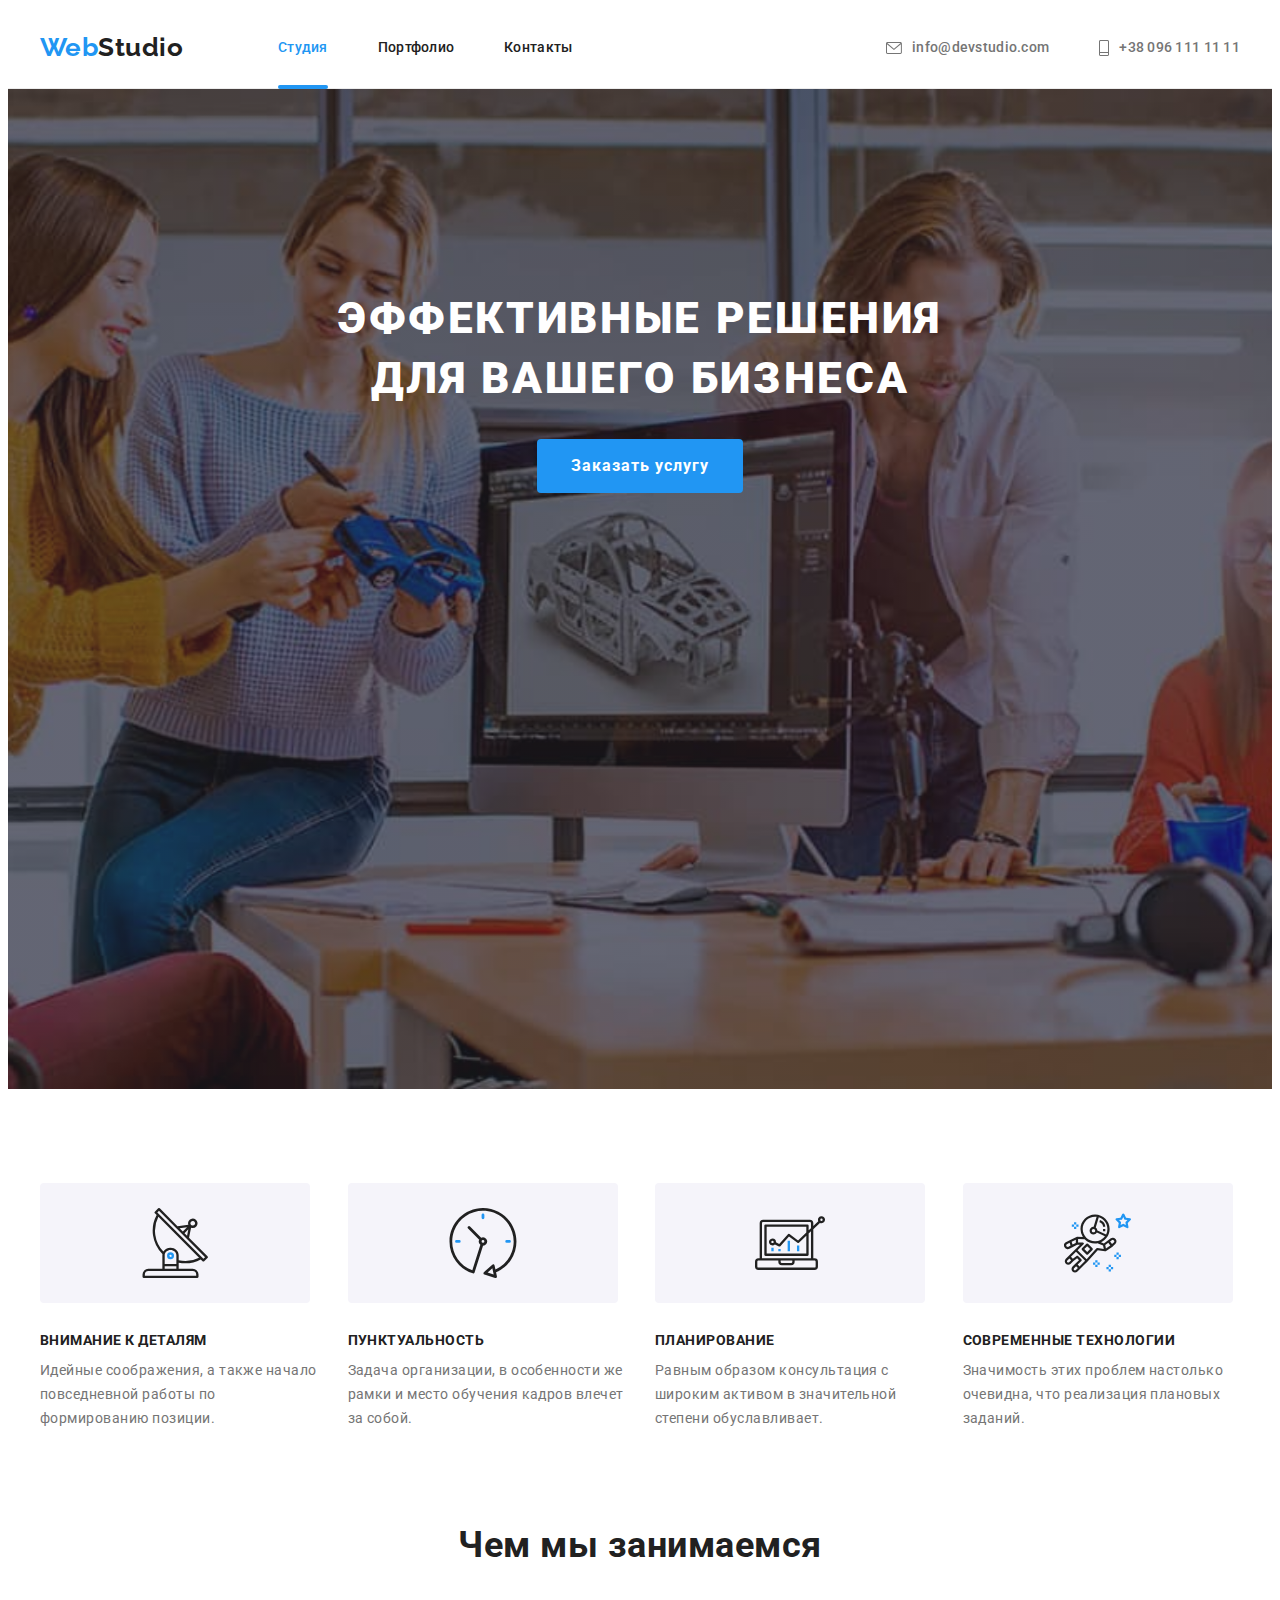
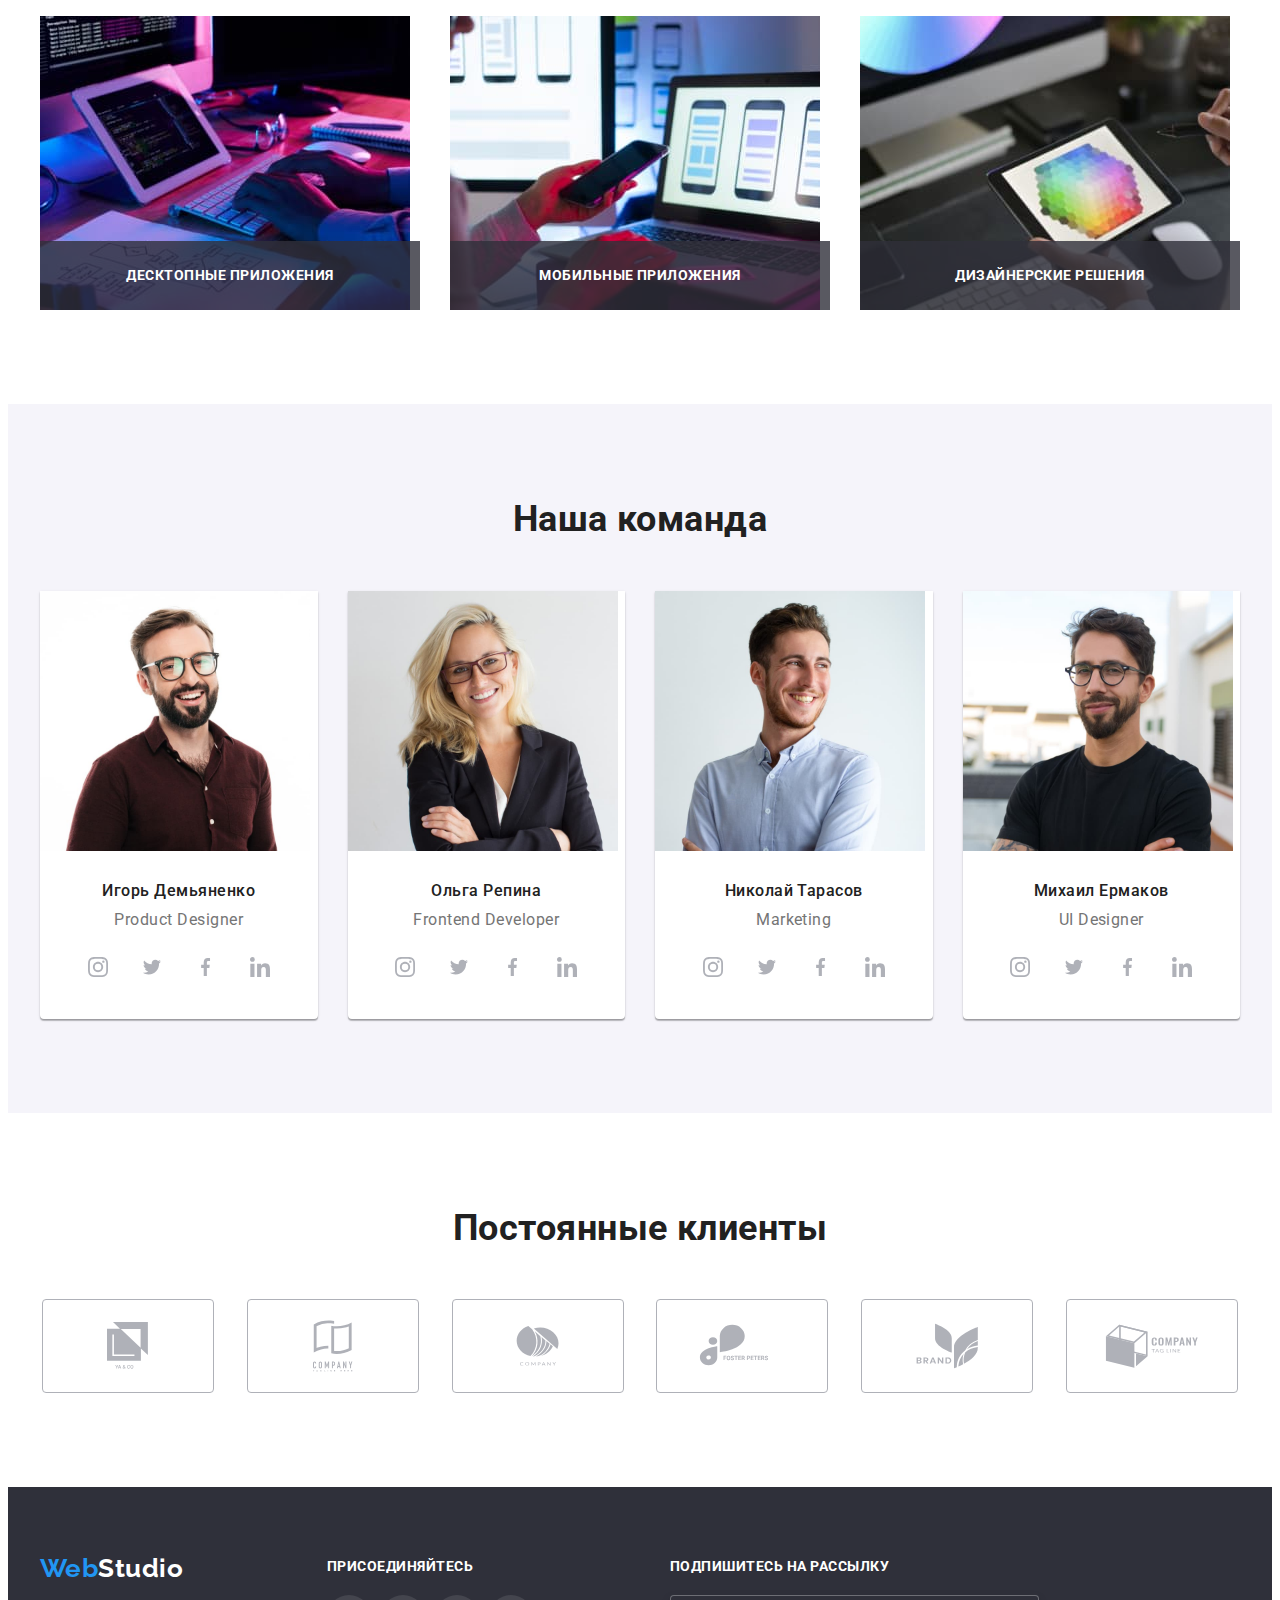
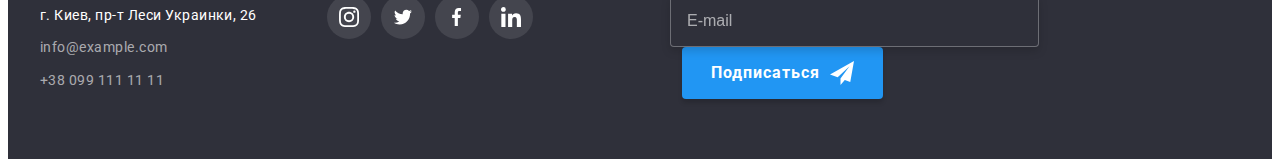
<file: index.html>
<!DOCTYPE html>
<html lang="ru">
  <head>
    <meta charset="UTF-8" />
    <meta http-equiv="X-UA-Compatible" content="IE=edge" />
    <meta name="viewport" content="width=device-width, initial-scale=1.0" />
    <title>Студия</title>
    <link
      href="https://fonts.googleapis.com/css2?family=Raleway:wght@700&family=Roboto:wght@400;500;700;900&display=swap"
      rel="stylesheet"
    />
    <link
      rel="stylesheet"
      href="https://cdnjs.cloudflare.com/ajax/libs/modern-normalize/1.1.0/modern-normalize.min.css"
      integrity="sha512-wpPYUAdjBVSE4KJnH1VR1HeZfpl1ub8YT/NKx4PuQ5NmX2tKuGu6U/JRp5y+Y8XG2tV+wKQpNHVUX03MfMFn9Q=="
      crossorigin="anonymous"
      referrerpolicy="no-referrer"
    />
    <link rel="stylesheet" href="./css/styles.css" />
  </head>
  <body>
    <!--Шапка-->
    <header class="hat">
      <div class="container flex">
        <nav class="flex">
          <a class="hat-logo flex" href="./index.html"><span class="half">Web</span>Studio</a>
          <ul class="hat-list common">
            <li class="item">
              <a class="hat-link current" href="./index.html">Студия</a>
            </li>
            <li class="item">
              <a class="hat-link" href="./portfolio.html">Портфолио</a>
            </li>
            <li class="item">
              <a class="hat-link" href="">Контакты</a>
            </li>
          </ul>
        </nav>

        <ul class="hat-list common info">
          <li class="item">
            <a class="hat-contact" href="mailto:info@devstudio.com">
              <svg class="icon-mail" width="16px" height="12px">
                <use href="./images/sprite.svg#icon-mail"></use>
              </svg>
              info@devstudio.com
            </a>
          </li>
          <li class="item">
            <a class="hat-contact" href="tel:+380961111111">
              <svg class="icon-phone" width="10" height="16px">
                <use href="./images/sprite.svg#icon-phone"></use>
              </svg>
              +38 096 111 11 11
            </a>
          </li>
        </ul>
      </div>
    </header>

    <main>
      <!--Герой-->
      <section class="hiro">
        <h1 class="hiro-title">Эффективные решения для вашего бизнеса</h1>
        <button class="hiro-button" data-modal-open type="button">Заказать услугу</button>
      </section>

      <!--Секция преимуществ-->

      <section class="advantage">
        <div class="container">
          <h2 class="visually-hidden">Наши преимущества</h2>

          <ul class="advantage-list common">
            <li class="subtitle">
              <div class="common advantage-icon">
                <svg width="66px" height="70px">
                  <use class="antenna" href="./images/sprite.svg#icon-antenna"></use>
                </svg>
              </div>
              <h3 class="title">Внимание к деталям</h3>

              <p class="advantage-text">
                Идейные соображения, а также начало повседневной работы по формированию позиции.
              </p>
            </li>
            <li class="subtitle">
              <div class="common advantage-icon">
                <svg width="70px" height="70px">
                  <use class="clock" href="./images/sprite.svg#icon-clock"></use>
                </svg>
              </div>
              <h3 class="title">Пунктуальность</h3>

              <p class="advantage-text">
                Задача организации, в особенности же рамки и место обучения кадров влечет за собой.
              </p>
            </li>
            <li class="subtitle">
              <div class="common advantage-icon">
                <svg width="70px" height="70px">
                  <use class="computer" href="./images/sprite.svg#icon-computer"></use>
                </svg>
              </div>
              <h3 class="title">Планирование</h3>

              <p class="advantage-text">
                Равным образом консультация с широким активом в значительной степени обуславливает.
              </p>
            </li>
            <li class="subtitle">
              <div class="common advantage-icon">
                <svg width="67px" height="70px">
                  <use class="clock" href="./images/sprite.svg#icon-man"></use>
                </svg>
              </div>
              <h3 class="title">Современные технологии</h3>

              <p class="advantage-text">
                Значимость этих проблем настолько очевидна, что реализация плановых заданий.
              </p>
            </li>
          </ul>
        </div>
      </section>

      <!--примеры-->

      <section class="examples">
        <div class="container">
          <h2 class="examples-title">Чем мы занимаемся</h2>
          <ul class="examples-list common">
            <li class="subtitle">
              <a href=""
                ><div class="examples-posision">
                  <img src="./images/img.jpg" width="370" alt="написание программы" />
                  <p class="examples-text">Десктопные приложения</p>
                </div></a
              >
            </li>
            <li class="subtitle">
              <a href=""
                ><div class="examples-posision">
                  <img
                    src="./images/imgg.jpg"
                    width="370"
                    alt="изображение макетов телефонов на ноутбуке"
                  />
                  <p class="examples-text">Мобильные приложения</p>
                </div></a
              >
            </li>
            <li class="subtitle">
              <a href=""
                ><div class="examples-posision">
                  <img
                    src="./images/imggg.jpg"
                    width="370"
                    alt="выбор цветовой гаммы на планшете"
                  />
                  <p class="examples-text">Дизайнерские решения</p>
                </div></a
              >
            </li>
          </ul>
        </div>
      </section>

      <!--Секция о нашей команде-->
      <section class="ourteam">
        <div class="container">
          <h2 class="ourteam-title">Наша команда</h2>
          <ul class="ourteam-list common">
            <li class="ourteam-item">
              <a href=""><img src="./images/nf.jpg" width="270" alt="Игорь Демьяненко" /></a>
              <div class="carts">
                <h3 class="title">Игорь Демьяненко</h3>
                <p class="text">Product Designer</p>
                <ul class="ourteam-icon common">
                  <li class="icon-list common">
                    <a class="icon-link common" href=""
                      ><svg class="icon-svg" width="20px" height="20px">
                        <use href="./images/sprite.svg#icon-instagram"></use></svg
                    ></a>
                  </li>
                  <li class="icon-list common">
                    <a class="icon-link common" href=""
                      ><svg class="icon-svg" width="20px" height="16.25px">
                        <use href="./images/sprite.svg#icon-twitter"></use></svg
                    ></a>
                  </li>
                  <li class="icon-list common">
                    <a class="icon-link common" href=""
                      ><svg class="icon-svg" width="10px" height="20px">
                        <use href="./images/sprite.svg#icon-facebook"></use></svg
                    ></a>
                  </li>
                  <li class="icon-list common">
                    <a class="icon-link common" href=""
                      ><svg class="icon-svg" width="20px" height="20px">
                        <use href="./images/sprite.svg#icon-linkedin"></use></svg
                    ></a>
                  </li>
                </ul>
              </div>
            </li>

            <li class="ourteam-item">
              <a href=""><img src="./images/no.jpg" width="270" alt="Ольга Репина" /></a>
              <div class="carts">
                <h3 class="title">Ольга Репина</h3>
                <p class="text">Frontend Developer</p>
                <ul class="ourteam-icon common">
                  <li class="icon-list common">
                    <a class="icon-link common" href=""
                      ><svg class="icon-svg" width="20px" height="20px">
                        <use href="./images/sprite.svg#icon-instagram"></use></svg
                    ></a>
                  </li>
                  <li class="icon-list common">
                    <a class="icon-link common" href=""
                      ><svg class="icon-svg" width="20px" height="16.25px">
                        <use href="./images/sprite.svg#icon-twitter"></use></svg
                    ></a>
                  </li>
                  <li class="icon-list common">
                    <a class="icon-link common" href=""
                      ><svg class="icon-svg" width="10px" height="20px">
                        <use href="./images/sprite.svg#icon-facebook"></use></svg
                    ></a>
                  </li>
                  <li class="icon-list common">
                    <a class="icon-link common" href=""
                      ><svg class="icon-svg" width="20px" height="20px">
                        <use href="./images/sprite.svg#icon-linkedin"></use></svg
                    ></a>
                  </li>
                </ul>
              </div>
            </li>

            <li class="ourteam-item">
              <a href=""><img src="./images/nt.jpg" width="270" alt="Николай Тарасов" /></a>
              <div class="carts">
                <h3 class="title">Николай Тарасов</h3>
                <p class="text">Marketing</p>
                <ul class="ourteam-icon common">
                  <li class="icon-list common">
                    <a class="icon-link common" href=""
                      ><svg class="icon-svg" width="20px" height="20px">
                        <use href="./images/sprite.svg#icon-instagram"></use></svg
                    ></a>
                  </li>
                  <li class="icon-list common">
                    <a class="icon-link common" href=""
                      ><svg class="icon-svg" width="20px" height="16.25px">
                        <use href="./images/sprite.svg#icon-twitter"></use></svg
                    ></a>
                  </li>
                  <li class="icon-list common">
                    <a class="icon-link common" href=""
                      ><svg class="icon-svg" width="10px" height="20px">
                        <use href="./images/sprite.svg#icon-facebook"></use></svg
                    ></a>
                  </li>
                  <li class="icon-list common">
                    <a class="icon-link common" href=""
                      ><svg class="icon-svg" width="20px" height="20px">
                        <use href="./images/sprite.svg#icon-linkedin"></use></svg
                    ></a>
                  </li>
                </ul>
              </div>
            </li>

            <li class="ourteam-item">
              <a href=""><img src="./images/ntr.jpg" width="270" alt="Михаил Ермаков" /></a>
              <div class="carts">
                <h3 class="title">Михаил Ермаков</h3>
                <p class="text">UI Designer</p>
                <ul class="ourteam-icon common">
                  <li class="icon-list common">
                    <a class="icon-link common" href=""
                      ><svg class="icon-svg" width="20px" height="20px">
                        <use href="./images/sprite.svg#icon-instagram"></use></svg
                    ></a>
                  </li>
                  <li class="icon-list common">
                    <a class="icon-link common" href=""
                      ><svg class="icon-svg" width="20px" height="16.25px">
                        <use href="./images/sprite.svg#icon-twitter"></use></svg
                    ></a>
                  </li>
                  <li class="icon-list common">
                    <a class="icon-link common" href=""
                      ><svg class="icon-svg" width="10px" height="20px">
                        <use href="./images/sprite.svg#icon-facebook"></use></svg
                    ></a>
                  </li>
                  <li class="icon-list common">
                    <a class="icon-link common" href=""
                      ><svg class="icon-svg" width="20px" height="20px">
                        <use href="./images/sprite.svg#icon-linkedin"></use></svg
                    ></a>
                  </li>
                </ul>
              </div>
            </li>
          </ul>
        </div>
      </section>

      <!-- Постоянные клиенты -->

      <section class="clients">
        <div class="container">
          <h2 class="clients-title">Постоянные клиенты</h2>
          <ul class="clients-icon common">
            <li class="clients-list common">
              <a class="clients-link common" href="">
                <svg class="clients-svg" width="41px" height="47px">
                  <use href="./images/sprite.svg#icon-logo1"></use>
                </svg>
              </a>
            </li>
            <li class="clients-list common">
              <a class="clients-link common" href=""
                ><svg class="clients-svg" width="40px" height="52px">
                  <use href="./images/sprite.svg#icon-logo2"></use></svg
              ></a>
            </li>
            <li class="clients-list common">
              <a class="clients-link common" href=""
                ><svg class="clients-svg" width="43px" height="41px">
                  <use href="./images/sprite.svg#icon-logo3"></use></svg
              ></a>
            </li>
            <li class="clients-list common">
              <a class="clients-link common" href=""
                ><svg class="clients-svg" width="106px" height="60px">
                  <use href="./images/sprite.svg#icon-Logo4"></use></svg
              ></a>
            </li>
            <li class="clients-list common">
              <a class="clients-link common" href=""
                ><svg class="clients-svg" width="63px" height="46px">
                  <use href="./images/sprite.svg#icon-logo5"></use></svg
              ></a>
            </li>
            <li class="clients-list common">
              <a class="clients-link common" href=""
                ><svg class="clients-svg" width="94px" height="44px">
                  <use href="./images/sprite.svg#icon-logo6"></use></svg
              ></a>
            </li>
          </ul>
        </div>
      </section>
    </main>

    <!--Футер-->

    <footer class="cellar">
      <div class="container flex">
        <div>
          <a class="cellar-logo" href="./index.html"><span class="half">Web</span>Studio</a>
          <address class="user">
            г. Киев, пр-т Леси Украинки, 26
            <a class="user-mail" href="mailto:info@example.com">info@example.com</a>
            <a class="user-phone" href="tel:+380991111111">+38 099 111 11 11</a>
          </address>
        </div>
        <div class="act">
          <em class="act-title">присоединяйтесь</em>
          <ul class="act-list common">
            <li class="common act-items">
              <a class="act-link common" href=""
                ><svg width="20px" height="20px">
                  <use href="./images/sprite.svg#icon-instagram"></use></svg
              ></a>
            </li>
            <li class="common act-items">
              <a class="act-link common" href=""
                ><svg width="20px" height="16.25px">
                  <use href="./images/sprite.svg#icon-twitter"></use></svg
              ></a>
            </li>
            <li class="common act-items">
              <a class="act-link common" href=""
                ><svg width="10px" height="20px">
                  <use href="./images/sprite.svg#icon-facebook"></use></svg
              ></a>
            </li>
            <li class="common act-items">
              <a class="act-link common" href=""
                ><svg width="20px" height="20px">
                  <use href="./images/sprite.svg#icon-linkedin"></use></svg
              ></a>
            </li>
          </ul>
        </div>

        <form class="subscription" name="subscription">
          <em class="act-title">Подпишитесь на рассылку</em>
          <label>
            <input type="email" class="subscription-input" name="email" placeholder="E-mail" />
            <button class="subscription-btn" type="submit">
              Подписаться
              <svg class="subscription-svg" width="24px" height="24px">
                <use href="./images/sprite.svg#icon-subscribtion"></use>
              </svg>
            </button>
          </label>
        </form>
      </div>
    </footer>

    <!-- modal -->

    <div class="backdrop is-hidden" data-modal>
      <div class="modal">
        <button class="modal-btn" type="button" data-modal-close>
          <svg width="11" height="11">
            <use href="./images/sprite.svg#icon-Vector"></use>
          </svg>
        </button>

        <form name="order">
          <b class="order-title">Оставьте свои данные, мы вам перезвоним</b>
          <label class="order-label"
            ><span class="lable-name">Имя</span>
            <svg class="order-svg" width="18" height="18">
              <use href="./images/sprite.svg#icon-person-blank"></use>
            </svg>
            <input class="order-input" type="text" name="name" />
          </label>

          <label class="order-label"
            ><span class="lable-name">Телефон</span>
            <svg class="order-svg" width="18" height="18">
              <use href="./images/sprite.svg#icon-phone-blank"></use>
            </svg>
            <input class="order-input" type="text" name="phone" />
          </label>

          <label class="order-label"
            ><span class="lable-name">Почта</span>
            <svg class="order-svg" width="18" height="18">
              <use href="./images/sprite.svg#icon-email-blank"></use>
            </svg>
            <input class="order-input" type="text" name="email" />
          </label>

          <label class="order-label"
            ><span class="lable-name">Комментарий</span>
            <textarea
              class="order-textarea"
              name="comments"
              placeholder="Введите текст"
              rows="5"
            ></textarea>
          </label>

          <label class="order-confirm">
            <input class="input-checkbox" type="checkbox" name="agreement" value="agree" />
            <span class="order-icon">
              <svg width="16px" height="15px">
              <use href="./images/sprite.svg#icon-checkbox"></svg>
              </svg>
            </span>
            Соглашаюсь с рассылкой и принимаю
            <a class="agreement" href="">Условия договора</a>
          </label>

          <button class="order-btn" type="submit">Отправить</button>
        </form>
      </div>
    </div>

    <script src="./js/modal.js"></script>
  </body>
</html>
</file>
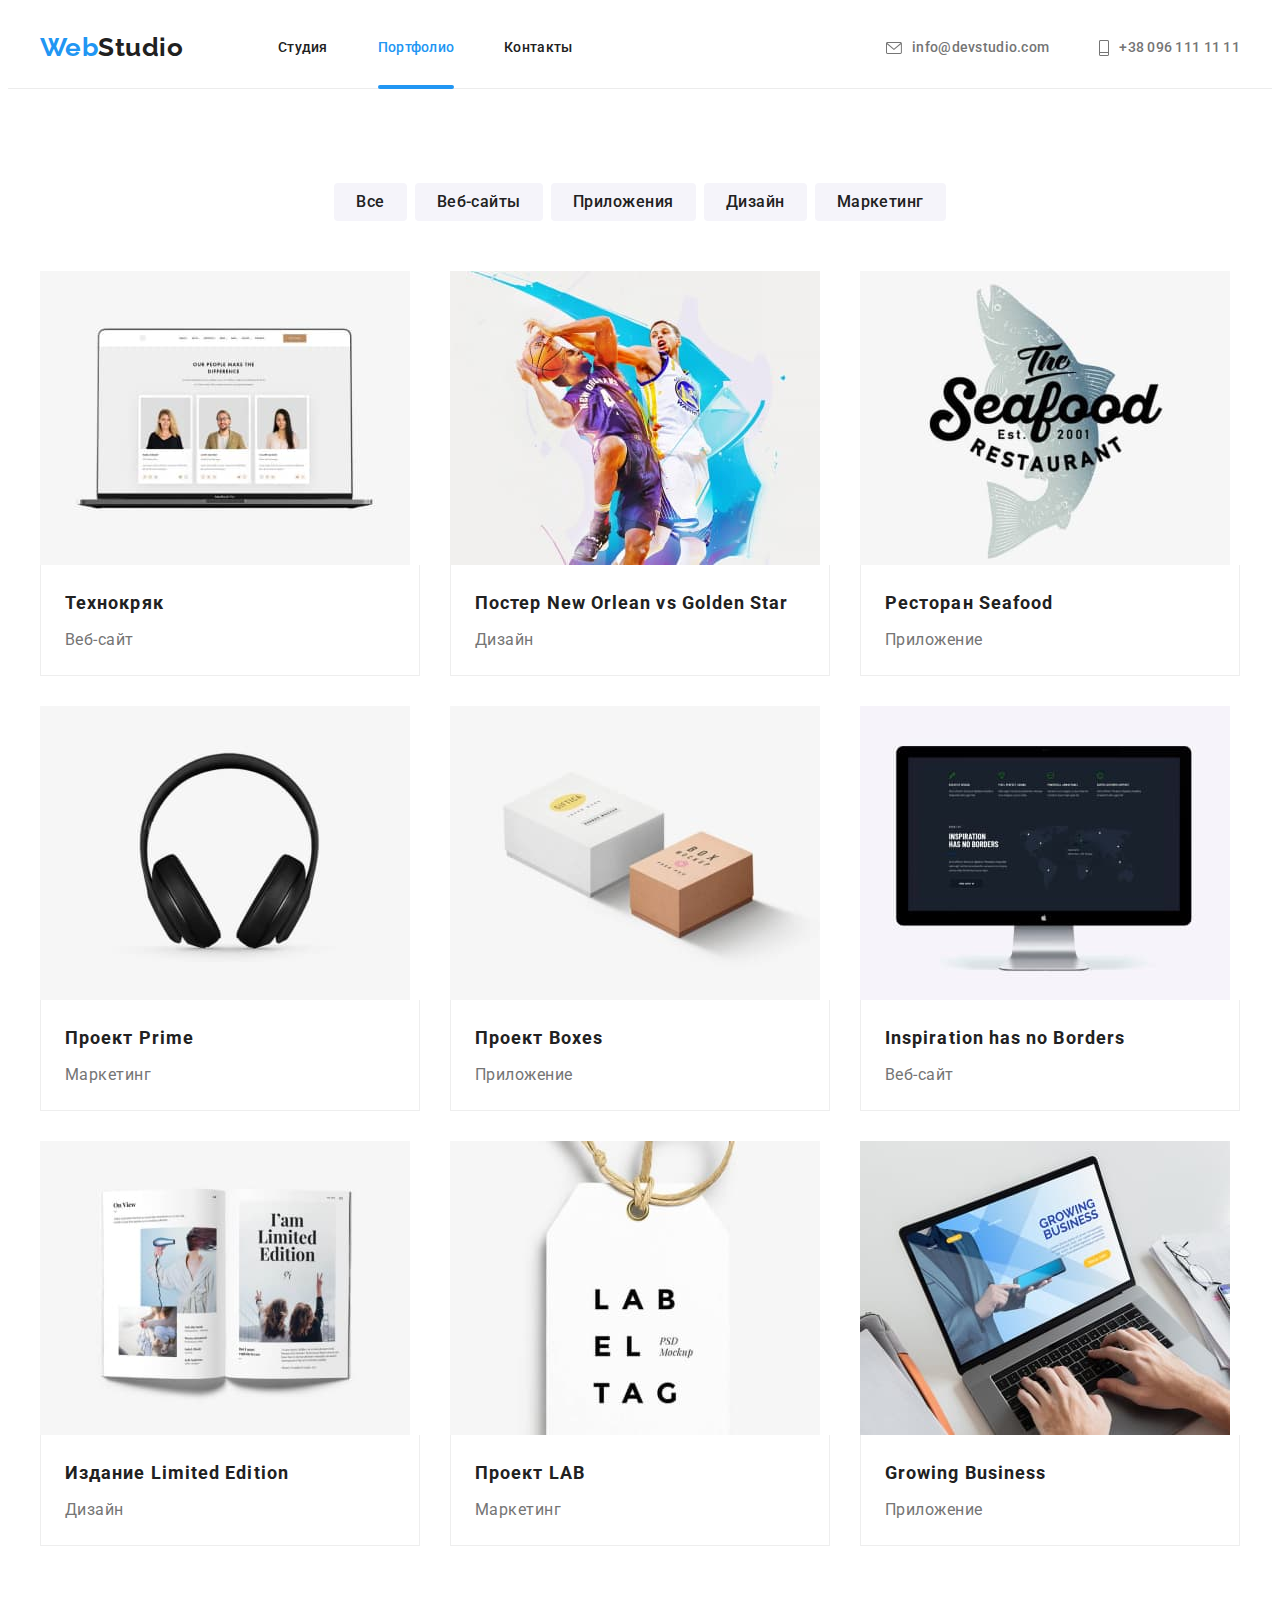
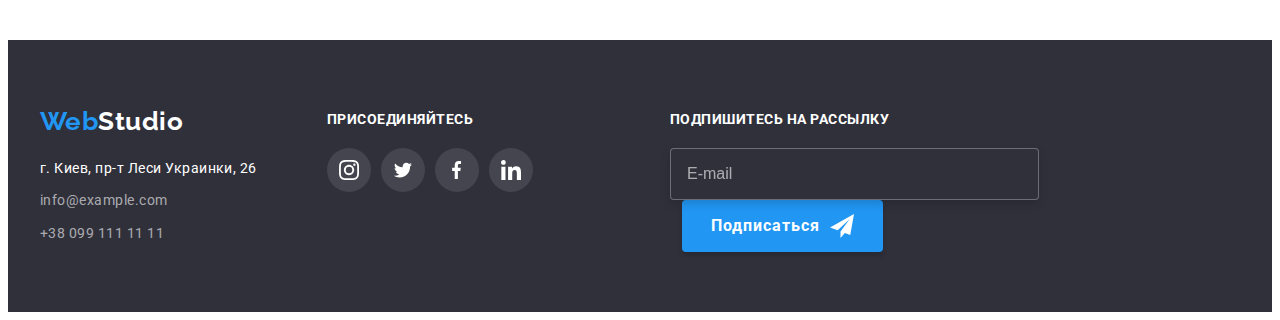
<file: portfolio.html>
<!DOCTYPE html>
<html lang="ru">
  <head>
    <meta charset="UTF-8" />
    <meta http-equiv="X-UA-Compatible" content="IE=edge" />
    <meta name="viewport" content="width=device-width, initial-scale=1.0" />
    <title>Портфолио</title>
    <link
      href="https://fonts.googleapis.com/css2?family=Raleway:wght@700&family=Roboto:wght@400;500;700;900&display=swap"
      rel="stylesheet"
    />
    <link
      rel="stylesheet"
      href="https://cdnjs.cloudflare.com/ajax/libs/modern-normalize/1.1.0/modern-normalize.min.css"
      integrity="sha512-wpPYUAdjBVSE4KJnH1VR1HeZfpl1ub8YT/NKx4PuQ5NmX2tKuGu6U/JRp5y+Y8XG2tV+wKQpNHVUX03MfMFn9Q=="
      crossorigin="anonymous"
      referrerpolicy="no-referrer"
    />
    <link rel="stylesheet" href="./css/styles.css" />
  </head>
  <body>
    <!--Шапка-->
    <header class="hat">
      <div class="container flex">
        <nav class="flex">
          <a class="hat-logo flex" href="./index.html"><span class="half">Web</span>Studio</a>
          <ul class="hat-list common">
            <li class="item">
              <a class="hat-link" href="./index.html">Студия</a>
            </li>
            <li class="item">
              <div class="current-box">
                <a class="hat-link current" href="./portfolio.html">Портфолио</a>
                <div class="studio-current"></div>
              </div>
            </li>
            <li class="item">
              <a class="hat-link" href="">Контакты</a>
            </li>
          </ul>
        </nav>

        <ul class="hat-list common info">
          <li class="item">
            <a class="hat-contact" href="mailto:info@devstudio.com">
              <svg class="icon-mail" width="16px" height="12px">
                <use href="./images/sprite.svg#icon-mail"></use>
              </svg>
              info@devstudio.com
            </a>
          </li>
          <li class="item">
            <a class="hat-contact" href="tel:+380961111111">
              <svg class="icon-phone" width="10px" height="16px">
                <use href="./images/sprite.svg#icon-phone"></use>
              </svg>
              +38 096 111 11 11
            </a>
          </li>
        </ul>
      </div>
    </header>

    <main>
      <section class="general">
        <div class="container">
          <h1 class="visually-hidden">Наши работы</h1>
          <ul class="general-list">
            <li>
              <button class="general-btn" type="button">Все</button>
            </li>
            <li>
              <button class="general-btn" type="button">Веб-сайты</button>
            </li>
            <li>
              <button class="general-btn" type="button">Приложения</button>
            </li>
            <li>
              <button class="general-btn" type="button">Дизайн</button>
            </li>
            <li>
              <button class="general-btn" type="button">Маркетинг</button>
            </li>
          </ul>
          <ul class="general-items">
            <li class="general-cards">
              <a class="general-link" href=""
                ><div class="hidden-container">
                  <img src="./images/i.jpg" width="370" alt="ноутбук с изображением сайта" />
                  <p class="hidden-info">
                    Ресурс предлагает комплексные предложения с разным уровнем функционала и
                    сервисов. Все это позволит посетителю получить исчерпывающие сведения о компании
                    или частном лице.
                  </p>
                </div>
                <div class="prewieu">
                  <h2 class="general-title">Технокряк</h2>
                  <p class="general-text">Веб-сайт</p>
                </div></a
              >
            </li>
            <li class="general-cards">
              <a class="general-link" href=""
                ><div class="hidden-container">
                  <img src="./images/one.jpg" width="370" alt="два баскетболиста в прыжке" />
                  <p class="hidden-info">
                    Ресурс предлагает комплексные предложения с разным уровнем функционала и
                    сервисов. Все это позволит посетителю получить исчерпывающие сведения о компании
                    или частном лице.
                  </p>
                </div>
                <div class="prewieu">
                  <h2 class="general-title">Постер New Orlean vs Golden Star</h2>
                  <p class="general-text">Дизайн</p>
                </div></a
              >
            </li>
            <li class="general-cards">
              <a class="general-link" href=""
                ><div class="hidden-container">
                  <img src="./images/two.jpg" width="370" alt="назва ресторану з морепродуктамы" />
                  <p class="hidden-info">
                    Ресурс предлагает комплексные предложения с разным уровнем функционала и
                    сервисов. Все это позволит посетителю получить исчерпывающие сведения о компании
                    или частном лице.
                  </p>
                </div>
                <div class="prewieu">
                  <h2 class="general-title">Ресторан Seafood</h2>
                  <p class="general-text">Приложение</p>
                </div></a
              >
            </li>
            <li class="general-cards">
              <a class="general-link" href=""
                ><div class="hidden-container">
                  <img src="./images/thri.jpg" width="370" alt="черные наушники" />
                  <p class="hidden-info">
                    Ресурс предлагает комплексные предложения с разным уровнем функционала и
                    сервисов. Все это позволит посетителю получить исчерпывающие сведения о компании
                    или частном лице.
                  </p>
                </div>
                <div class="prewieu">
                  <h2 class="general-title">Проект Prime</h2>
                  <p class="general-text">Маркетинг</p>
                </div></a
              >
            </li>
            <li class="general-cards">
              <a class="general-link" href=""
                ><div class="hidden-container">
                  <img src="./images/four.jpg" width="370" alt="две коробки на белом фоне" />
                  <p class="hidden-info">
                    Ресурс предлагает комплексные предложения с разным уровнем функционала и
                    сервисов. Все это позволит посетителю получить исчерпывающие сведения о компании
                    или частном лице.
                  </p>
                </div>
                <div class="prewieu">
                  <h2 class="general-title">Проект Boxes</h2>
                  <p class="general-text">Приложение</p>
                </div></a
              >
            </li>
            <li class="general-cards">
              <a class="general-link" href=""
                ><div class="hidden-container">
                  <img src="./images/five.jpg" width="370" alt="монитор с заставкой" />
                  <p class="hidden-info">
                    Ресурс предлагает комплексные предложения с разным уровнем функционала и
                    сервисов. Все это позволит посетителю получить исчерпывающие сведения о компании
                    или частном лице.
                  </p>
                </div>
                <div class="prewieu">
                  <h2 class="general-title">Inspiration has no Borders</h2>
                  <p class="general-text">Веб-сайт</p>
                </div></a
              >
            </li>
            <li class="general-cards">
              <a class="general-link" href=""
                ><div class="hidden-container">
                  <img
                    src="./images/six.jpg"
                    width="370"
                    alt="журнал лимитированя версия в открытом виде"
                  />
                  <p class="hidden-info">
                    Ресурс предлагает комплексные предложения с разным уровнем функционала и
                    сервисов. Все это позволит посетителю получить исчерпывающие сведения о компании
                    или частном лице.
                  </p>
                </div>
                <div class="prewieu">
                  <h2 class="general-title">Издание Limited Edition</h2>
                  <p class="general-text">Дизайн</p>
                </div></a
              >
            </li>
            <li class="general-cards">
              <a class="general-link" href=""
                ><div class="hidden-container">
                  <img src="./images/seven.jpg" width="370" alt="белая бирка с надписью" />
                  <p class="hidden-info">
                    Ресурс предлагает комплексные предложения с разным уровнем функционала и
                    сервисов. Все это позволит посетителю получить исчерпывающие сведения о компании
                    или частном лице.
                  </p>
                </div>
                <div class="prewieu">
                  <h2 class="general-title">Проект LAB</h2>
                  <p class="general-text">Маркетинг</p>
                </div></a
              >
            </li>
            <li class="general-cards">
              <a class="general-link" href=""
                ><div class="hidden-container">
                  <img src="./images/eight.jpg" width="370" alt="изображение ноутбука" />
                  <p class="hidden-info">
                    Ресурс предлагает комплексные предложения с разным уровнем функционала и
                    сервисов. Все это позволит посетителю получить исчерпывающие сведения о компании
                    или частном лице.
                  </p>
                </div>
                <div class="prewieu">
                  <h2 class="general-title">Growing Business</h2>
                  <p class="general-text">Приложение</p>
                </div></a
              >
            </li>
          </ul>
        </div>
      </section>
    </main>

    <!--Футер-->
    <footer class="cellar">
      <div class="container flex">
        <div>
          <a class="cellar-logo" href="./index.html"><span class="half">Web</span>Studio</a>
          <address class="user">
            г. Киев, пр-т Леси Украинки, 26 <br />
            <a class="user-mail" href="mailto:info@example.com">info@example.com</a>
            <a class="user-phone" href="tel:+380991111111">+38 099 111 11 11</a>
          </address>
        </div>
        <div class="act">
          <em class="act-title">присоединяйтесь</em>
          <ul class="act-list common">
            <li class="common act-items">
              <a class="act-link common" href=""
                ><svg width="20px" height="20px">
                  <use href="./images/sprite.svg#icon-instagram"></use></svg
              ></a>
            </li>
            <li class="common act-items">
              <a class="act-link common" href=""
                ><svg width="20px" height="16.25px">
                  <use href="./images/sprite.svg#icon-twitter"></use></svg
              ></a>
            </li>
            <li class="common act-items">
              <a class="act-link common" href=""
                ><svg width="10px" height="20px">
                  <use href="./images/sprite.svg#icon-facebook"></use></svg
              ></a>
            </li>
            <li class="common act-items">
              <a class="act-link common" href=""
                ><svg width="20px" height="20px">
                  <use href="./images/sprite.svg#icon-linkedin"></use></svg
              ></a>
            </li>
          </ul>
        </div>

        <form class="subscription" name="subscription">
          <em class="act-title">Подпишитесь на рассылку</em>
          <label>
            <input type="email" class="subscription-input" name="email" placeholder="E-mail" />
            <button class="subscription-btn" type="submit">
              Подписаться
              <svg class="subscription-svg" width="24px" height="24px">
                <use href="./images/sprite.svg#icon-subscribtion"></use>
              </svg>
            </button>
          </label>
        </form>
      </div>
    </footer>
  </body>
</html>
</file>
<file: css/styles.css>
:root {
  --text-color: #757575;
  --titel-color: #212121;
  --activ-color: #2196f3;
  --header-bcg-color: #ffffff;
  --hiro-bcg-color: #2f303a;
  --team-bcg-color: #f5f4fa;
  --adress-color: rgba(255, 255, 255, 0.6);
  --header-border-color: #ececec;
  --portfolio-border-color: #eeeeee;
  --gradient: rgba(47, 48, 58, 0.4);
  --examples-position-color: rgba(47, 48, 58, 0.8);
  --icon-color: #afb1b8;
  --backdrop-color: rgba(0, 0, 0, 0.2);
  --order-btn-focus: #188ce8;
}

/* common */

.container {
  width: 1200px;
  padding-left: 15px;
  padding-right: 15px;
  margin: 0 auto;
}

body {
  color: var(--titel-color);
  background-color: var(--header-bcg-color);
  font-family: Roboto, sans-serif;
  letter-spacing: 0.03em;
}

img {
  max-width: 100%;
  display: block;
}

.common {
  list-style-type: none;
  padding-left: 0;
  margin-top: 0;
  margin-bottom: 0;

  display: flex;
  align-items: center;
  justify-content: center;
}

/* MODAL */

.backdrop {
  position: fixed;
  top: 0;
  left: 0;
  width: 100%;
  height: 100%;

  background-color: var(--backdrop-color);

  opacity: 1;

  transition: opacity 250ms cubic-bezier(0.4, 0, 0.2, 1),
    visibility 250ms cubic-bezier(0.4, 0, 0.2, 1);
}

.backdrop.is-hidden {
  pointer-events: none;
  opacity: 0;
  visibility: hidden;
}

.modal {
  position: absolute;
  top: 50%;
  left: 50%;
  transform: translate(-50%, -50%) scale(1);

  min-width: 528px;
  min-height: 581px;
  padding: 40px;

  background-color: var(--header-bcg-color);
  box-shadow: 0px 1px 3px rgba(0, 0, 0, 0.12), 0px 1px 1px rgba(0, 0, 0, 0.14),
    0px 2px 1px rgba(0, 0, 0, 0.2);
  border-radius: 4px;

  transition: transform 250ms cubic-bezier(0.4, 0, 0.2, 1);
}

.backdrop.is-hidden .modal {
  transform: translate(-50%, -50%) scale(2);
}

.modal-btn {
  display: block;
  position: absolute;
  top: 8px;
  right: 8px;

  width: 30px;
  height: 30px;
  padding: 0;
  margin: 0;

  background-color: var(--header-bcg-color);
  border: 1px solid rgba(0, 0, 0, 0.1);
  border-radius: 50%;

  transition: color 250ms cubic-bezier(0.4, 0, 0.2, 1);
}

.modal-btn > svg {
  fill: currentColor;
}

.modal-btn:hover,
.modal-btn:focus {
  color: var(--activ-color);
}

.order {
  width: 448px;
}

.order-title {
  font-weight: 700;
  font-size: 20px;
  line-height: 1.15;
  text-align: center;
  display: block;
  margin-bottom: 12px;

  color: var(--titel-color);
}

.order-label {
  position: relative;

  display: flex;
  flex-direction: column;
}

.order-label:nth-child(-n + 4) {
  margin-bottom: 10px;
}

.order-label:nth-child(5) {
  margin-bottom: 20px;
}

.order-input {
  padding: 11px 0 11px 42px;
  width: 100%;

  border: 1px solid rgba(33, 33, 33, 0.2);
  border-radius: 4px;
  transition: border-color 250ms cubic-bezier(0.4, 0, 0.2, 1);
}

.order-input:focus {
  border-color: var(--order-btn-focus);
  outline: none;
}

.lable-name {
  font-weight: 400;
  font-size: 12px;
  line-height: 1.17;
  letter-spacing: 0.01em;

  color: var(--text-color);

  margin-bottom: 4px;
}

.order-textarea {
  resize: none;
  padding: 12px 16px;
  border: 1px solid rgba(33, 33, 33, 0.2);
  border-radius: 4px;
  transition: border-color 250ms cubic-bezier(0.4, 0, 0.2, 1);
}

.order-textarea:focus {
  border-color: var(--order-btn-focus);
  outline: none;
}

.order-textarea::placeholder {
  font-weight: 400;
  font-size: 12px;
  line-height: 1.17;
  letter-spacing: 0.01em;

  color: rgba(117, 117, 117, 0.5);
}

/* castom-checkbox */

.order-confirm {
  display: flex;
  align-items: center;
  justify-content: center;

  font-weight: 400;
  font-size: 14px;
  line-height: 2;
  text-align: center;

  margin-bottom: 30px;

  color: var(--text-color);
}

.order-icon {
  display: flex;
  justify-content: center;
  align-items: center;

  width: 16px;
  height: 15px;
  margin-right: 7px;
  background-origin: border-box;

  border: 2px solid var(--titel-color);
  border-radius: 2px;
  transition: background-color 250ms cubic-bezier(0.4, 0, 0.2, 1),
    border-color 250ms cubic-bezier(0.4, 0, 0.2, 1);
}

.input-checkbox:checked + .order-icon {
  background-color: var(--activ-color);
  border-color: transparent;
}

.input-checkbox {
  position: absolute;
  top: 0;
  left: 0;
  pointer-events: none;

  position: absolute;
  width: 1px;
  height: 1px;
  margin: -1px;
  border: 0;
  padding: 0;

  white-space: nowrap;
  clip-path: inset(100%);
  clip: rect(0 0 0 0);
  overflow: hidden;
}

.agreement {
  display: inline;
  color: var(--activ-color);
  padding-left: 3px;
  letter-spacing: 0.03em;
}

.order-btn {
  display: block;
  margin: 0 auto;
  padding: 10px 55px;

  font-family: inherit;
  font-weight: 700;
  font-size: 16px;
  line-height: 1.9;
  text-align: center;
  letter-spacing: 0.06em;

  box-shadow: 0px 4px 4px rgba(0, 0, 0, 0.15);
  border-radius: 4px;
  color: var(--header-bcg-color);
  background-color: var(--activ-color);
  border-color: transparent;
  cursor: pointer;
}

.order-btn:hover,
.order-btn:focus {
  background-color: var(--order-btn-focus);
}

.order-svg {
  position: absolute;
  left: 15px;
  top: 50%;
  fill: currentColor;
  transition: fill 250ms cubic-bezier(0.4, 0, 0.2, 1);
}

.order-label:focus-within .order-svg {
  fill: var(--activ-color);
}

/* HEADER */

.current {
  position: relative;
}

.current::after {
  position: absolute;
  display: block;
  bottom: -1px;

  content: ' ';
  width: 100%;
  height: 4px;

  background-color: var(--activ-color);
  border-radius: 2px;
}

.hat-link.current {
  color: var(--activ-color);
}

.hat {
  background-color: var(--header-bcg-color);
  border-bottom: 1px solid var(--header-border-color);
}

.half {
  color: var(--activ-color);
}

.hat-logo,
.cellar-logo {
  font-family: Raleway, sans-serif;
  font-weight: 700;
  font-size: 26px;
  line-height: 1.19;
  width: 145px;
}

.hat-logo {
  display: block;
  padding-top: 24px;
  padding-bottom: 25px;
  margin-right: 93px;
}

.hat-link,
.hat-logo {
  color: var(--titel-color);
  text-decoration: none;
}

.hat-link:hover,
.hat-link:focus {
  color: var(--activ-color);
}
.hat-contact {
  color: var(--text-color);

  text-decoration: none;
  font-style: normal;
}
.hat-contact:hover,
.hat-contact:focus {
  color: var(--activ-color);
}

.hat-list .hat-link,
.hat-list .hat-contact {
  display: inline-flex;
  padding-top: 32px;
  padding-bottom: 32px;
  align-items: center;

  transition: color 250ms cubic-bezier(0.4, 0, 0.2, 1);
}

.hat-list {
  font-weight: 500;
  font-size: 14px;
  line-height: 1.14;
  letter-spacing: 0.02em;
}

.hat-list .item:not(:last-child) {
  margin-right: 50px;
}
.flex {
  display: flex;
  align-items: center;
}

.info {
  margin-left: auto;
}

/* hat-svg */

.icon-mail {
  margin-right: 10px;
  fill: currentColor;
}

.icon-phone {
  margin-right: 10px;
  fill: currentColor;
}

/* HIRO */

.visually-hidden {
  position: absolute;
  width: 1px;
  height: 1px;
  margin: -1px;
  border: 0;
  padding: 0;

  white-space: nowrap;
  clip-path: inset(100%);
  clip: rect(0 0 0 0);
  overflow: hidden;
}

.hiro,
.cellar {
  background-color: var(--hiro-bcg-color);
}

.hiro {
  text-align: center;
  padding-top: 200px;
  padding-bottom: 200px;

  height: 600px;
  max-width: 1600px;
  margin-left: auto;
  margin-right: auto;

  background-image: linear-gradient(var(--gradient), var(--gradient)), url(../images/hiro.jpg);
  background-repeat: no-repeat;
  background-size: cover;
  background-position: 50% 50%;
}

.hiro-title {
  color: var(--header-bcg-color);
  font-weight: 900;
  font-size: 44px;
  line-height: 1.36;
  letter-spacing: 0.06em;
  text-transform: uppercase;
  max-width: 696px;

  padding-bottom: 0px;
  margin-top: 0px;
  margin-bottom: 30px;

  margin-right: auto;
  margin-left: auto;
}
.hiro-button {
  color: var(--header-bcg-color);
  background-color: var(--activ-color);
  font-family: inherit;
  font-weight: 700;
  font-size: 16px;
  line-height: 1.9;
  text-align: center;

  border-color: transparent;
  align-items: center;
  letter-spacing: 0.06em;
  cursor: pointer;
  display: inline-block;

  min-width: 200px;
  padding: 10px 32px;
  border-radius: 4px;
  transition: color 250ms cubic-bezier(0.4, 0, 0.2, 1),
    background-color 250ms cubic-bezier(0.4, 0, 0.2, 1);
}

.hiro-button:hover,
.hiro-button:focus {
  color: var(--activ-color);
  background-color: var(--header-bcg-color);
}

/* ADVANTAGE */

.advantage {
  padding-top: 94px;
  padding-bottom: 94px;
}
.title {
  color: var(--titel-color);
  font-weight: 700;
  font-size: 14px;
  line-height: 1.14;
  text-transform: uppercase;

  margin-top: 0;
  margin-bottom: 10px;
}
.advantage-text {
  color: var(--text-color);
  font-size: 14px;
  line-height: 1.7;

  margin: 0;
}
.advantage-list {
  margin-right: -30px;
}

.advantage-list > .subtitle {
  flex-basis: calc(100% / 4 - 30px);
  margin-right: 30px;
}

/* advantage-svg */

.advantage-icon {
  width: 270px;
  height: 120px;
  background-color: var(--team-bcg-color);
  margin-bottom: 30px;
  border-radius: 4px;
}

/* EXAMPLES */
.examples {
  padding-bottom: 94px;
}

.examples-title,
.ourteam-title,
.clients-title {
  color: var(--titel-color);
  font-weight: 700;
  font-size: 36px;
  line-height: 1.17;
  text-align: center;

  margin-top: 0;
  margin-bottom: 50px;
}

.examples-list {
  margin-right: -30px;
}

.examples-list > .subtitle {
  flex-basis: calc(100% / 3 - 30px);

  margin-right: 30px;
}

/* examples-posision */

.examples-posision {
  position: relative;
}

.examples-text {
  position: absolute;
  bottom: 0;
  text-align: center;

  width: 100%;

  margin: 0;
  padding-top: 27px;
  padding-bottom: 27px;

  font-weight: 700;
  font-size: 14px;
  line-height: 1.14;
  text-transform: uppercase;

  color: var(--header-bcg-color);
  background-color: var(--examples-position-color);
}

/*OURTEAM */

.ourteam {
  background-color: var(--team-bcg-color);
  padding-top: 94px;
  padding-bottom: 94px;
}

.ourteam-list .title {
  color: var(--titel-color);
  font-weight: 500;
  font-size: 16px;
  line-height: 1.19;

  text-transform: none;

  margin-bottom: 10px;
  margin-left: 0;
  margin-right: 0;
}
.ourteam-list .text {
  color: var(--text-color);
  font-size: 16px;
  line-height: 1.19;

  margin-top: 0;
  margin-bottom: 16px;
}

.carts {
  padding-top: 30px;
  padding-bottom: 30px;

  text-align: center;
}

.ourteam-list {
  margin-right: -30px;
}

.ourteam-item {
  flex-basis: calc(100% / 4 - 30px);

  margin-right: 30px;
}

/*border for our team card */

.ourteam-list > li {
  background: var(--header-bcg-color);
  box-shadow: 0px 1px 3px rgba(0, 0, 0, 0.12), 0px 1px 1px rgba(0, 0, 0, 0.14),
    0px 2px 1px rgba(0, 0, 0, 0.2);
  border-radius: 0px 0px 4px 4px;
}

/* ourteam-svg */

.icon-link {
  width: 44px;
  height: 44px;
  border-radius: 50%;
  fill: var(--icon-color);

  transition: fill 250ms cubic-bezier(0.4, 0, 0.2, 1),
    background-color 250ms cubic-bezier(0.4, 0, 0.2, 1);
}

.icon-list:not(:last-child) {
  margin-right: 10px;
}

.icon-link:hover,
.icon-link:focus {
  fill: var(--header-bcg-color);
  background-color: var(--activ-color);
}
/* CLIENTS  */

.clients-title {
  margin-bottom: 50px;
}

.clients {
  padding-top: 94px;
  padding-bottom: 94px;
}

.clients-link {
  width: 170px;
  height: 92px;
  border: 1px solid #afb1b8;
  border-radius: 4px;
  color: var(--icon-color);

  transition: color 250ms cubic-bezier(0.4, 0, 0.2, 1),
    border-color 250ms cubic-bezier(0.4, 0, 0.2, 1);
}

.clients-svg {
  fill: currentColor;
}

.clients-link:hover,
.clients-link:focus {
  color: var(--activ-color);
  border-color: var(--activ-color);
}

.clients-icon {
  margin-right: -30px;
}

.clients-list {
  flex-basis: calc(100% / 6 - 30px);
  margin-right: 30px;
}

/* FOOTER */

.cellar {
  padding-top: 60px;
  padding-bottom: 60px;
}

.cellar-logo {
  color: var(--header-bcg-color);
  text-decoration: none;

  display: block;
  margin-bottom: 20px;
}

.user {
  color: var(--header-bcg-color);
  font-size: 14px;
  line-height: 1.7;
  font-style: normal;
}
.user-mail,
.user-phone {
  color: var(--adress-color);
  text-decoration: none;
  font-size: 14px;
  line-height: 1.7;
  font-style: normal;

  display: block;

  transition: color 250ms cubic-bezier(0.4, 0, 0.2, 1);
}
.user-mail:hover,
.user-mail:focus,
.user-phone:hover,
.user-phone:focus {
  color: var(--activ-color);
}

.user-mail {
  margin-top: 9px;
  margin-bottom: 9px;
}

/* footer-svg*/

.act {
  margin-left: 70px;
  align-self: flex-start;
  padding-top: 12px;
}

.act-title {
  font-style: normal;
  font-weight: 700;
  font-size: 14px;
  line-height: 1.14;
  text-transform: uppercase;

  color: var(--header-bcg-color);

  display: block;
  margin-bottom: 20px;
}

.act-link {
  width: 44px;
  height: 44px;
  border-radius: 50%;
  color: var(--header-bcg-color);
  background-color: rgba(255, 255, 255, 0.1);

  transition: background-color 250ms cubic-bezier(0.4, 0, 0.2, 1);
}

.act-items:not(:last-child) {
  margin-right: 10px;
}

.act-link svg {
  fill: currentColor;
}
.act-link:hover,
.act-link:focus {
  background-color: var(--activ-color);
}

/* subscription */

.subscription {
  width: 570px;
  margin-left: auto;
  align-self: flex-start;
  padding-top: 12px;
}

.subscription-input {
  color: var(--header-bcg-color);
  font-weight: 400;
  font-size: 16px;
  line-height: 1.25;

  width: 351px;
  padding: 15px 0 15px 16px;
  background-color: var(--hiro-bcg-color);

  border: 1px solid rgba(255, 255, 255, 0.3);
  filter: drop-shadow(0px 4px 4px rgba(0, 0, 0, 0.15));
  border-radius: 4px;
}

.subscription-input::placeholder {
  color: rgba(255, 255, 255, 0.6);
}

.subscription-btn {
  font-family: inherit;
  font-weight: 700;
  font-size: 16px;
  line-height: 1.88;
  letter-spacing: 0.06em;

  display: inline-flex;

  align-items: center;
  margin-left: 12px;
  padding: 10px 28px;

  color: var(--header-bcg-color);
  background-color: var(--activ-color);
  box-shadow: 0px 4px 4px rgba(0, 0, 0, 0.15);
  border-radius: 4px;
  border-color: transparent;
  border-width: 1px;

  cursor: pointer;
  transition: color;
  transition: background-color 250ms cubic-bezier(0.4, 0, 0.2, 1);
}

.subscription-btn:hover,
.subscription-btn:focus {
  background-color: var(--order-btn-focus);
}

.subscription-svg {
  fill: currentColor;
  margin-left: 10px;
}

/* PORTFOLIO */

.general {
  padding-top: 94px;
  padding-bottom: 94px;
}

.general-btn {
  color: var(--titel-color);
  background-color: var(--team-bcg-color);
  font-family: inherit;

  font-weight: 500;
  font-size: 16px;
  line-height: 1.6;
  letter-spacing: 0.03em;
  cursor: pointer;
  border-radius: 4px;
  border: transparent;

  padding: 6px 22px;

  transition: color 250ms cubic-bezier(0.4, 0, 0.2, 1),
    background-color 250ms cubic-bezier(0.4, 0, 0.2, 1),
    box-shadow 250ms cubic-bezier(0.4, 0, 0.2, 1);
}

.general-btn:hover,
.general-btn:focus {
  color: var(--header-bcg-color);
  background-color: var(--activ-color);
  box-shadow: 0px 3px 1px rgba(0, 0, 0, 0.1), 0px 1px 2px rgba(0, 0, 0, 0.08),
    0px 2px 2px rgba(0, 0, 0, 0.12);
}

.general-list,
.general-items {
  list-style-type: none;

  padding-left: 0;
  margin-top: 0;
  margin-bottom: 0;
}

.general-link {
  text-decoration: none;
}

.general-cards {
  transition: box-shadow 250ms cubic-bezier(0.4, 0, 0.2, 1);
}

.general-cards:hover,
.general-cards:focus {
  box-shadow: 0px 1px 1px rgba(0, 0, 0, 0.12), 0px 4px 4px rgba(0, 0, 0, 0.06),
    1px 4px 6px rgba(0, 0, 0, 0.16);
}

.general-link .prewieu {
  padding: 20px 24px;
  border-bottom: 1px solid var(--portfolio-border-color);
  border-left: 1px solid var(--portfolio-border-color);
  border-right: 1px solid var(--portfolio-border-color);
}

.general-items li {
  background: var(--header-bcg-color);
}

.general-title {
  color: var(--titel-color);
  font-weight: 700;
  font-size: 18px;
  line-height: 2;
  letter-spacing: 0.06em;

  margin-bottom: 0;
  margin-top: 0;
}

.general-text {
  color: var(--text-color);
  font-style: normal;
  font-size: 16px;
  line-height: 1.88;

  margin-top: 4px;
  margin-bottom: 0;
}

/*portfolio/ flex */
.general-list {
  display: flex;
  justify-content: center;
  margin-bottom: 50px;
}
.general-list li:not(:last-child) {
  margin-right: 8px;
}

.general-items {
  display: flex;
  flex-wrap: wrap;
  margin-right: -30px;
  margin-bottom: -30px;
}

.general-items li {
  flex-basis: calc(100% / 3 - 30px);
  margin-right: 30px;
  margin-bottom: 30px;
}

/* portfolio-hidden-container */

.hidden-info {
  position: absolute;
  top: 100%;

  margin: 0;
  padding: 63px 24px;

  font-weight: 400;
  font-size: 18px;
  line-height: 1.6;

  background: rgba(33, 150, 243, 0.9);
  color: var(--header-bcg-color);

  transition: transform 250ms cubic-bezier(0.4, 0, 0.2, 1);
}

.general-cards:hover .hidden-info,
.general-cards:focus .hidden-info {
  transform: translateY(-100%);
}

.hidden-container {
  position: relative;
  overflow: hidden;
}
</file>
